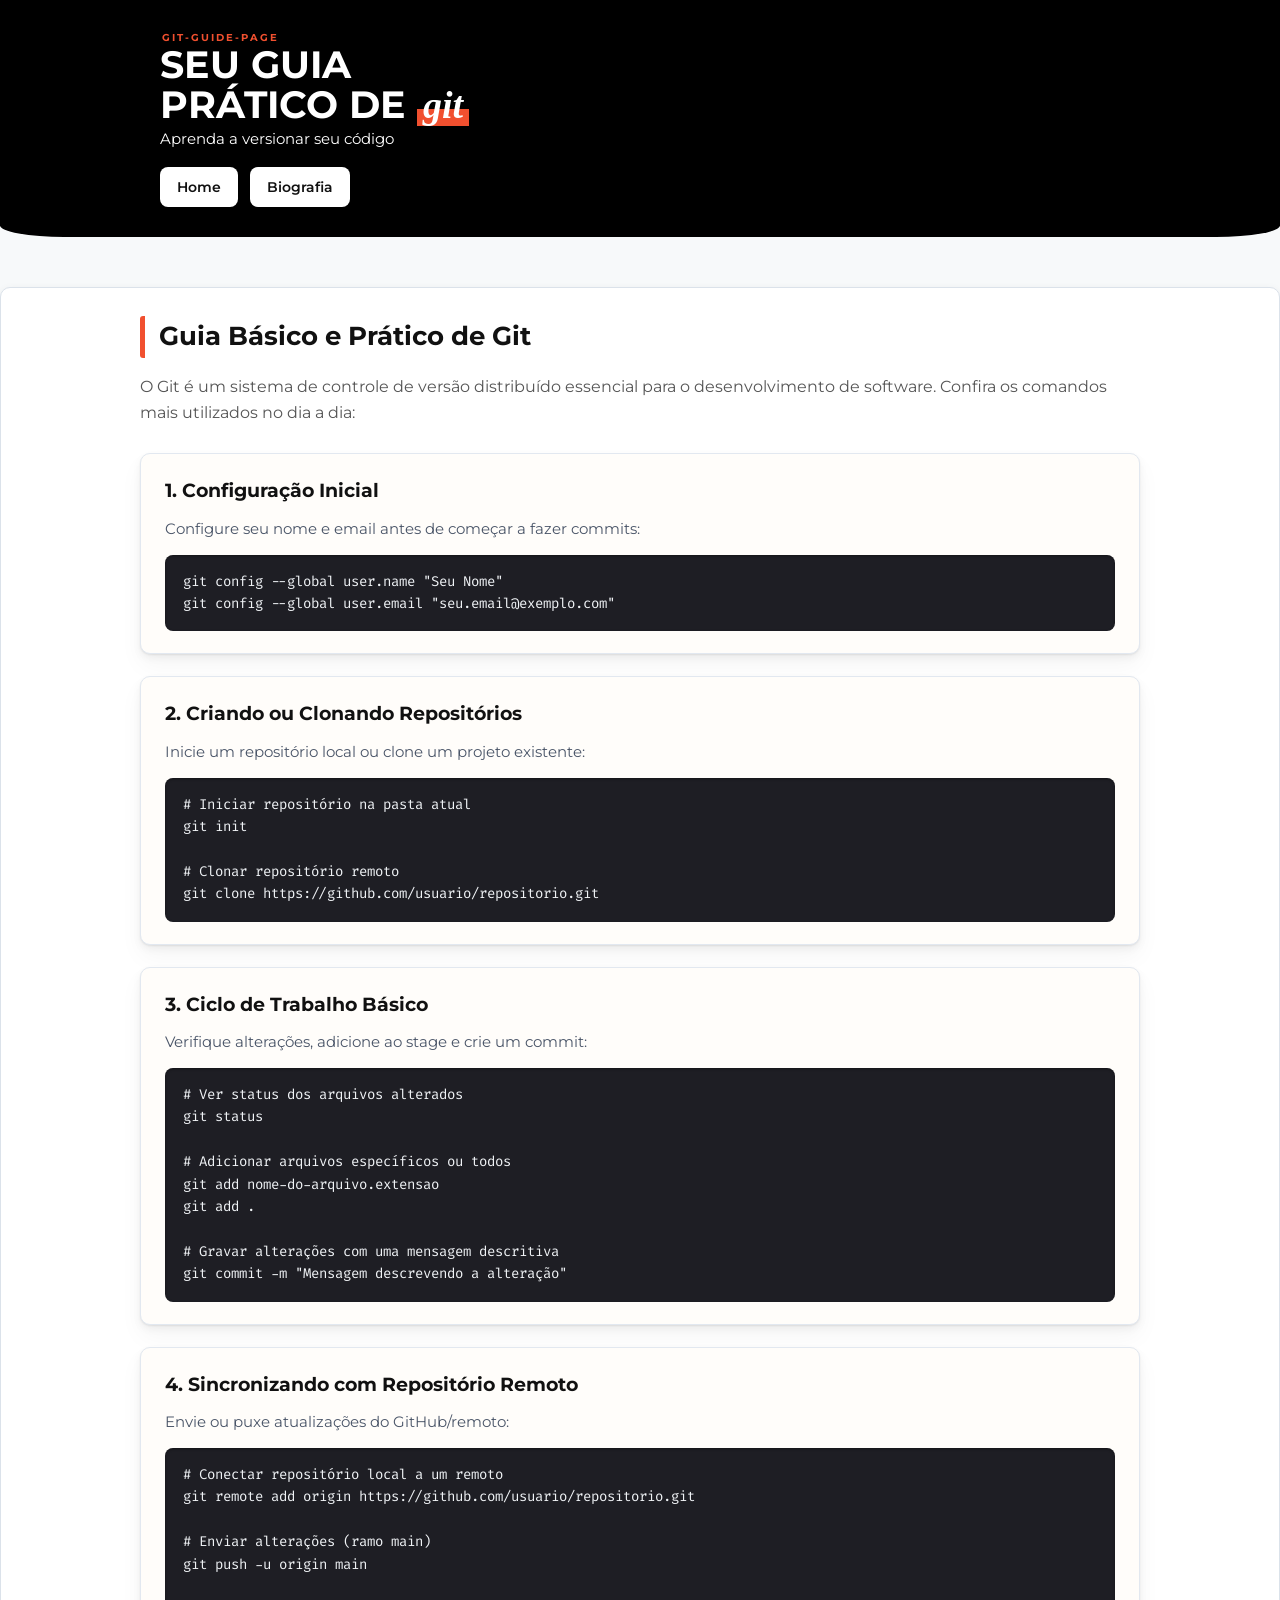
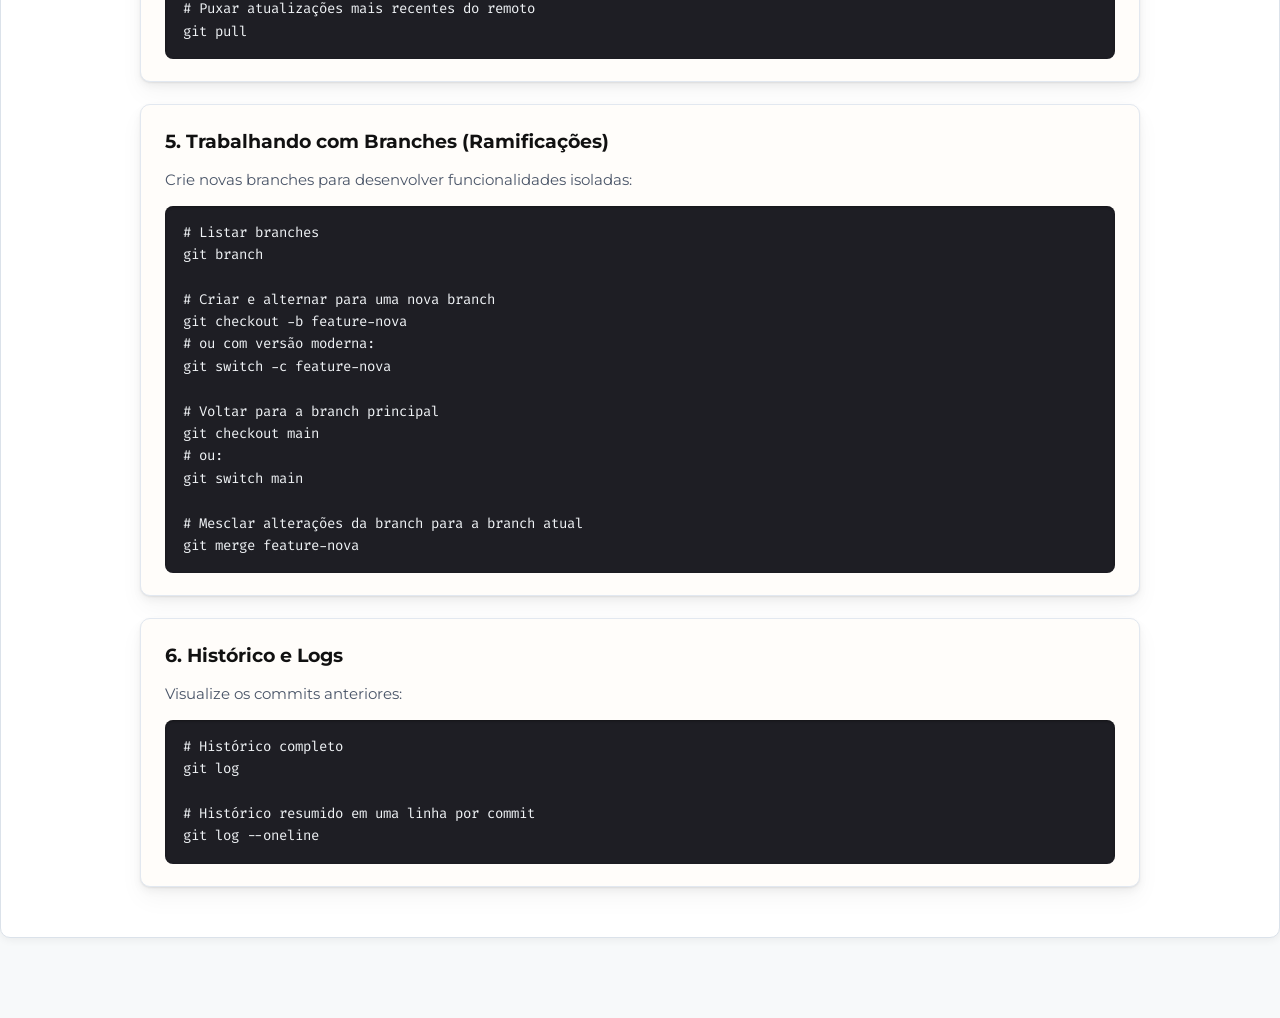
<file: index.html>
<!DOCTYPE html>
<html lang="pt-br">

<head>
    <meta charset="UTF-8">
    <meta name="viewport" content="width=device-width, initial-scale=1.0">
    <link rel="stylesheet" href="./css/style.css">
    <title>Git Guide</title>
</head>

<body>
    <header class="header">
        <div class="container">
            <p class="sticker-title"> GIT-GUIDE-PAGE</p>
            <h1>SEU GUIA <br>PRÁTICO DE <span>git</span></h1>
            <p class="subtitle">Aprenda a versionar seu código</p>

            <nav class="nav">
                <ul class="list-menu">
                    <li><a class="nav-link" href="index.html">Home</a></li>
                    <li><a class="nav-link" href="pages/biografia.html">Biografia</a></li>
                </ul>
            </nav>
        </div>
    </header>

    <main>
        <section class="section">
            <div class="container">
                <h2>Guia Básico e Prático de Git</h2>
                <p>O Git é um sistema de controle de versão distribuído essencial para o desenvolvimento de software.
                    Confira os comandos mais utilizados no dia a dia:</p>

                <article>
                    <h3>1. Configuração Inicial</h3>
                    <p>Configure seu nome e email antes de começar a fazer commits:</p>
                    <pre><code>git config --global user.name "Seu Nome"
git config --global user.email "seu.email@exemplo.com"</code></pre>
                </article>

                <article>
                    <h3>2. Criando ou Clonando Repositórios</h3>
                    <p>Inicie um repositório local ou clone um projeto existente:</p>
                    <pre><code># Iniciar repositório na pasta atual
git init

# Clonar repositório remoto
git clone https://github.com/usuario/repositorio.git</code></pre>
                </article>

                <article>
                    <h3>3. Ciclo de Trabalho Básico</h3>
                    <p>Verifique alterações, adicione ao stage e crie um commit:</p>
                    <pre><code># Ver status dos arquivos alterados
git status

# Adicionar arquivos específicos ou todos
git add nome-do-arquivo.extensao
git add .

# Gravar alterações com uma mensagem descritiva
git commit -m "Mensagem descrevendo a alteração"</code></pre>
                </article>

                <article>
                    <h3>4. Sincronizando com Repositório Remoto</h3>
                    <p>Envie ou puxe atualizações do GitHub/remoto:</p>
                    <pre><code># Conectar repositório local a um remoto
git remote add origin https://github.com/usuario/repositorio.git

# Enviar alterações (ramo main)
git push -u origin main

# Puxar atualizações mais recentes do remoto
git pull</code></pre>
                </article>

                <article>
                    <h3>5. Trabalhando com Branches (Ramificações)</h3>
                    <p>Crie novas branches para desenvolver funcionalidades isoladas:</p>
                    <pre><code># Listar branches
git branch

# Criar e alternar para uma nova branch
git checkout -b feature-nova
# ou com versão moderna:
git switch -c feature-nova

# Voltar para a branch principal
git checkout main
# ou:
git switch main

# Mesclar alterações da branch para a branch atual
git merge feature-nova</code></pre>
                </article>

                <article>
                    <h3>6. Histórico e Logs</h3>
                    <p>Visualize os commits anteriores:</p>
                    <pre><code># Histórico completo
git log

# Histórico resumido em uma linha por commit
git log --oneline</code></pre>
                </article>
            </div>
        </section>
    </main>
</body>

</html>
</file>
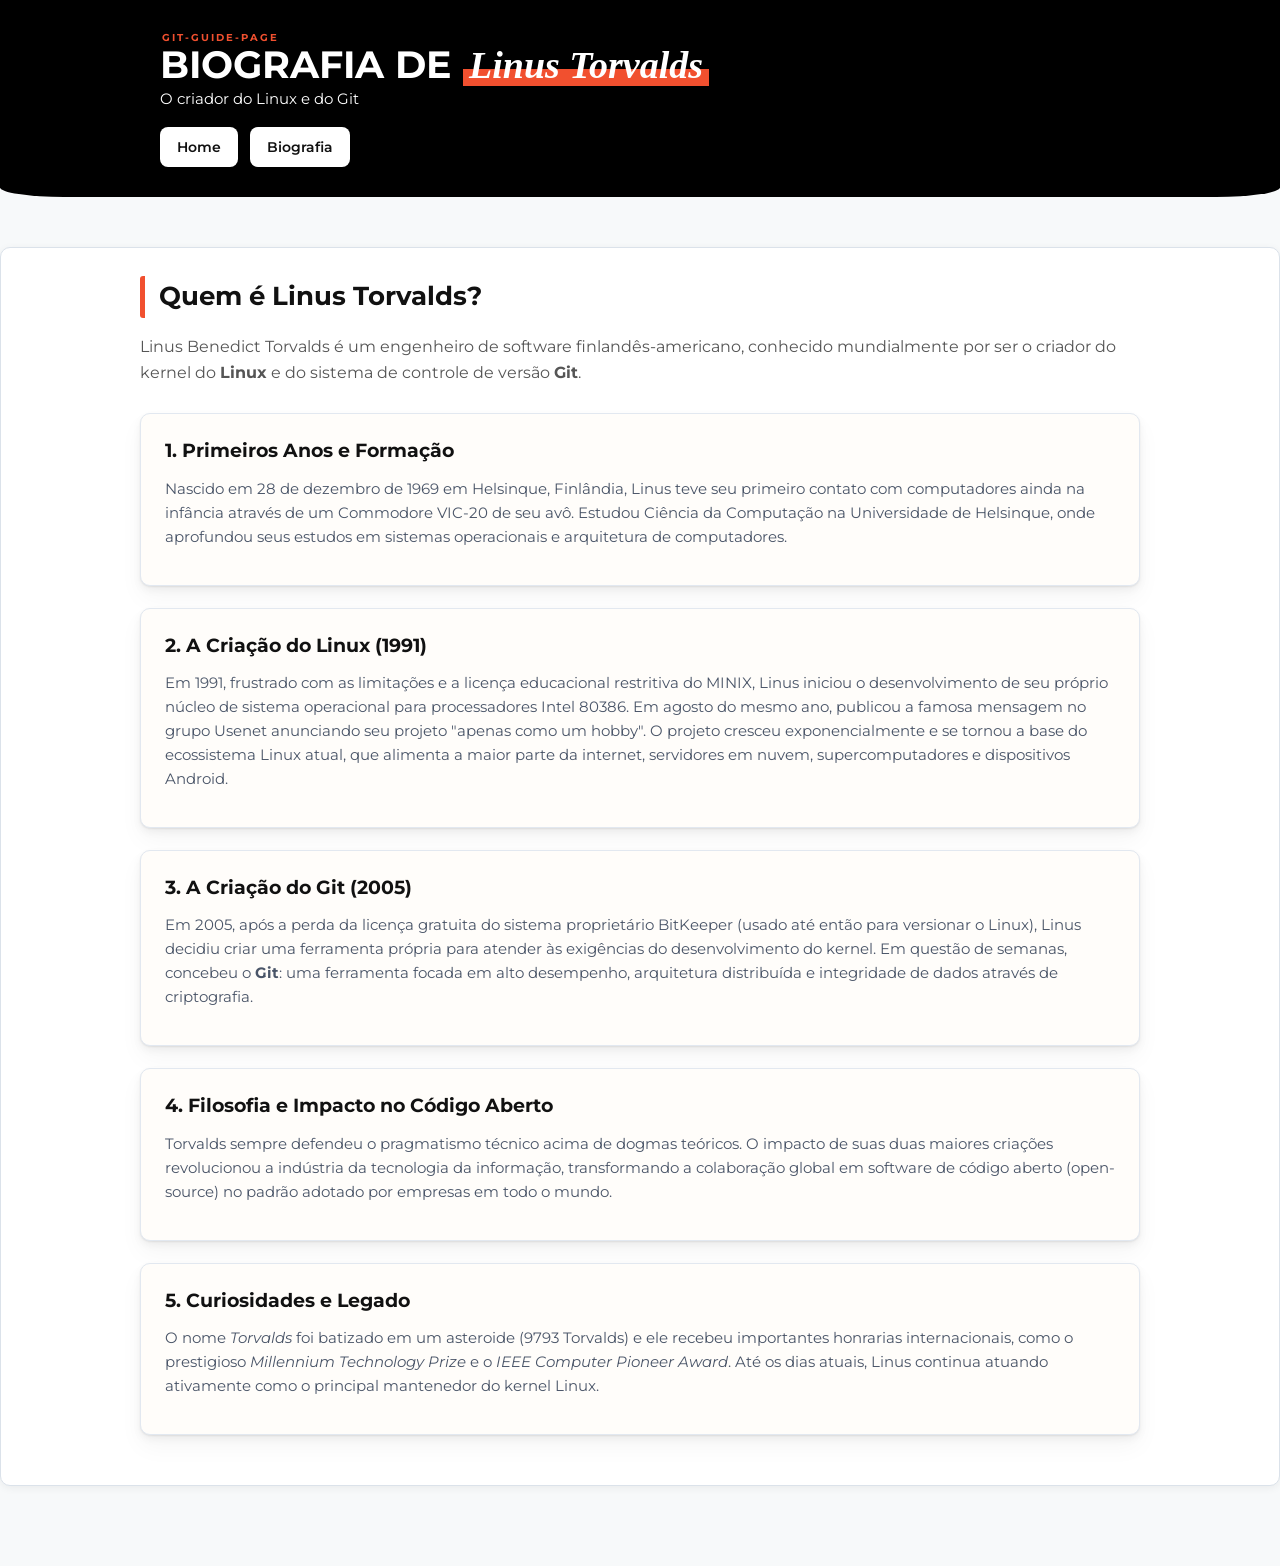
<file: pages/biografia.html>
<!DOCTYPE html>
<html lang="pt-br">

<head>
    <meta charset="UTF-8">
    <meta name="viewport" content="width=device-width, initial-scale=1.0">
    <link rel="stylesheet" href="../css/style.css">
    <title>Git Guide - Biografia de Linus Torvalds</title>
</head>

<body>
    <header class="header">
        <div class="container">
            <p class="sticker-title"> GIT-GUIDE-PAGE</p>
            <h1>BIOGRAFIA DE <span>Linus Torvalds</span></h1>
            <p class="subtitle">O criador do Linux e do Git</p>

            <nav class="nav">
                <ul class="list-menu">
                    <li><a class="nav-link" href="../index.html">Home</a></li>
                    <li><a class="nav-link" href="biografia.html">Biografia</a></li>
                </ul>
            </nav>
        </div>
    </header>

    <main>
        <section class="section">
            <div class="container">
                <h2>Quem é Linus Torvalds?</h2>
                <p>Linus Benedict Torvalds é um engenheiro de software finlandês-americano, conhecido mundialmente por
                    ser o criador do kernel do <strong>Linux</strong> e do sistema de controle de versão
                    <strong>Git</strong>.
                </p>

                <article>
                    <h3>1. Primeiros Anos e Formação</h3>
                    <p>Nascido em 28 de dezembro de 1969 em Helsinque, Finlândia, Linus teve seu primeiro contato com
                        computadores ainda na infância através de um Commodore VIC-20 de seu avô. Estudou Ciência da
                        Computação na Universidade de Helsinque, onde aprofundou seus estudos em sistemas operacionais e
                        arquitetura de computadores.</p>
                </article>

                <article>
                    <h3>2. A Criação do Linux (1991)</h3>
                    <p>Em 1991, frustrado com as limitações e a licença educacional restritiva do MINIX, Linus iniciou o
                        desenvolvimento de seu próprio núcleo de sistema operacional para processadores Intel 80386. Em
                        agosto do mesmo ano, publicou a famosa mensagem no grupo Usenet anunciando seu projeto "apenas
                        como um hobby". O projeto cresceu exponencialmente e se tornou a base do ecossistema Linux
                        atual, que alimenta a maior parte da internet, servidores em nuvem, supercomputadores e
                        dispositivos Android.</p>
                </article>

                <article>
                    <h3>3. A Criação do Git (2005)</h3>
                    <p>Em 2005, após a perda da licença gratuita do sistema proprietário BitKeeper (usado até então para
                        versionar o Linux), Linus decidiu criar uma ferramenta própria para atender às exigências do
                        desenvolvimento do kernel. Em questão de semanas, concebeu o <strong>Git</strong>: uma
                        ferramenta focada em alto desempenho, arquitetura distribuída e integridade de dados através de
                        criptografia.</p>
                </article>

                <article>
                    <h3>4. Filosofia e Impacto no Código Aberto</h3>
                    <p>Torvalds sempre defendeu o pragmatismo técnico acima de dogmas teóricos. O impacto de suas duas
                        maiores criações revolucionou a indústria da tecnologia da informação, transformando a
                        colaboração global em software de código aberto (open-source) no padrão adotado por empresas em
                        todo o mundo.</p>
                </article>

                <article>
                    <h3>5. Curiosidades e Legado</h3>
                    <p>O nome <em>Torvalds</em> foi batizado em um asteroide (9793 Torvalds) e ele recebeu importantes
                        honrarias internacionais, como o prestigioso <em>Millennium Technology Prize</em> e o <em>IEEE
                            Computer Pioneer Award</em>. Até os dias atuais, Linus continua atuando ativamente como o
                        principal mantenedor do kernel Linux.</p>
                </article>
            </div>
        </section>
    </main>
</body>

</html>
</file>
<file: css/style.css>
@import url('https://fonts.googleapis.com/css2?family=Fira+Code:wght@400;500;600&family=Montserrat:wght@400;500;600;700&display=swap');

* {
    box-sizing: border-box;
}

body {
    margin: 0;
    padding: 0;
    font-family: 'Montserrat', sans-serif;
    font-size: 16px;
    line-height: 1.6;
    background-color: #f7f9fa;
    color: #1f2328;
}

h1 {
    font-size: 38px;
    margin-bottom: 10px;
}

h2 {
    font-size: 26px;
}

h3 {
    font-size: 20px;
}

a {
    color: #F1502F;
}

/* =========================================================
   HEADER ORIGINAL PRESERVADO
   ========================================================= */
.header {
    background-color: black;
    color: white;
    text-align: left;
    padding: 30px 0;
    border-bottom-left-radius: 5%;
    border-bottom-right-radius: 5%;
}

.sticker-title {
    margin-top: 0;
    margin-bottom: -1px;
    color: #F1502F;
    font-weight: bold;
    letter-spacing: 2px;
    text-transform: uppercase;
    margin-left: 22px;
    font-size: 10px;
}

.header h1 {
    margin-top: 0;
    margin-bottom: 2px;
    margin-left: 20px;
    font-family: "Geist 500", "Montserrat", sans-serif;
    letter-spacing: 0.0001px;
    line-height: 40px;
}

.header span {
    font-family: "Newsreader", serif;
    color: inherit;
    font-style: italic;
    background: linear-gradient(180deg, transparent 60%, #F1502F 50%);
    padding: 0 6px;
}

.header .subtitle {
    font-size: 15px;
    margin-top: 2px;
    margin-left: 20px;
}

.nav {
    margin-left: 16px;
}

.list-menu {
    padding: 0;
    margin: 20px 0 0;
    list-style: none;
}

.list-menu li {
    margin: 0 4px;
    padding: 0;
    display: inline-block;
}

.nav-link {
    margin-top: -4px;
    display: inline-block;
    padding: 8px 16px;
    background-color: #ffffff;
    color: #111111;
    font-weight: 600;
    font-size: 14px;
    border: 1px solid rgba(255, 255, 255, 0.2);
    border-radius: 8px;
    text-decoration: none;
    box-shadow: 0 2px 6px rgba(0, 0, 0, 0.3);
    transition: all 0.2s ease;
}

.nav-link:hover {
    background-color: #F1502F;
    color: white;
    transform: translateY(-2px);
    box-shadow: 0 4px 12px rgba(218, 15, 0, 0.4);
}

/* =========================================================
   CONTAINER & ESTRUTURA INSPIRADA NO PORTFÓLIO
   ========================================================= */
.container {
    width: 90%;
    max-width: 1000px;
    margin: 0 auto;
}

main {
    padding: 20px 0 50px;
}

.section {
    padding: 28px 32px;
    margin: 30px auto;
    background-color: #ffffff;
    border: 1px solid #dbe2ea;
    border-radius: 10px;
    box-shadow: 0 2px 8px rgba(0, 0, 0, 0.06);
}

.section h2 {
    margin-top: 0;
    margin-bottom: 16px;
    padding-left: 14px;
    border-left: 5px solid #F1502F;
    border-radius: 3px;
    color: #111111;
}

.section > .container > p {
    color: #555555;
    margin-bottom: 28px;
    font-size: 16px;
}

/* =========================================================
   CARDS DE ARTIGOS (ESTILO PORTFÓLIO)
   ========================================================= */
article {
    padding: 22px 24px;
    margin-bottom: 22px;
    background-color: #fffdfa;
    border: 1px solid #e2e8f0;
    border-radius: 10px;
    box-shadow:
        0 1px 2px rgba(0, 0, 0, 0.07),
        0 4px 8px rgba(0, 0, 0, 0.05),
        0 12px 24px rgba(0, 0, 0, 0.04);
    transition: transform 0.2s ease, box-shadow 0.2s ease;
}

article:hover {
    transform: translateY(-2px);
    box-shadow:
        0 2px 6px rgba(0, 0, 0, 0.08),
        0 8px 16px rgba(0, 0, 0, 0.06);
}

article h3 {
    margin-top: 0;
    margin-bottom: 10px;
    color: #111111;
    font-size: 19px;
}

article p {
    color: #4a5568;
    margin-top: 0;
    margin-bottom: 14px;
    font-size: 15px;
}

/* =========================================================
   EXEMPLOS DE CÓDIGO (APENAS FUNDO DO TERMINAL, SEM BORDA MAC)
   ========================================================= */
pre {
    margin: 10px 0 0;
    padding: 16px 18px;
    background-color: #1e1e24;
    border-radius: 8px;
    overflow-x: auto;
    box-shadow: inset 0 1px 3px rgba(0, 0, 0, 0.35);
}

pre code {
    font-family: 'Fira Code', 'Courier New', monospace;
    font-size: 14px;
    line-height: 1.6;
    color: #f0f3f6;
    white-space: pre;
    display: block;
}

/* =========================================================
   RESPONSIVIDADE
   ========================================================= */
@media (max-width: 768px) {
    .section {
        padding: 20px 16px;
    }

    article {
        padding: 18px 16px;
    }

    .header h1 {
        font-size: 30px;
        line-height: 34px;
    }

    pre code {
        font-size: 13px;
    }
}
</file>
